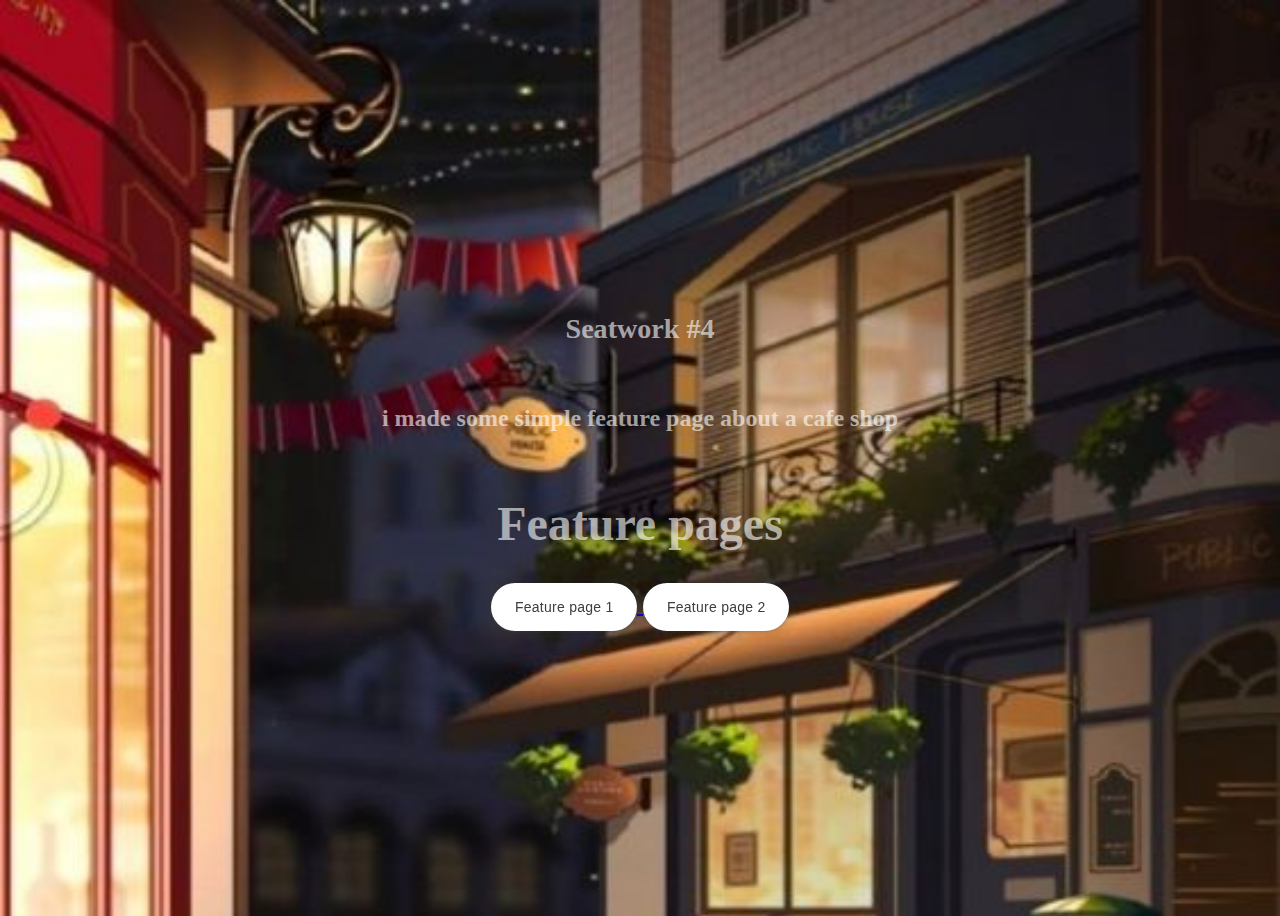
<file: index.html>
<!DOCTYPE html>
<html lang="en">
<head>
  <meta charset="UTF-8">
  <meta name="viewport" content="width=device-width, initial-scale=1.0">
  <title>Document</title>
  <link rel="stylesheet" href="./assets/css/style.css">
</head>
<body>
  <div class="landing">
    <h3 class="TLE">Seatwork #4</h3>
    <h4>i made some simple feature page about a cafe shop</h4>
    <h1 class="HAF">Feature pages</h1>
    <nav>
        <a href="./pages/Feature page 1/index.html">
        <button class="Button">
            Feature page 1
         </button>
        </a>
        <a href="./pages/Feature page 2/index.html">
            <button class="Button">
            Feature page 2
        </button>
        </a>
  </nav>
</div>
</body>
</html>
</file>
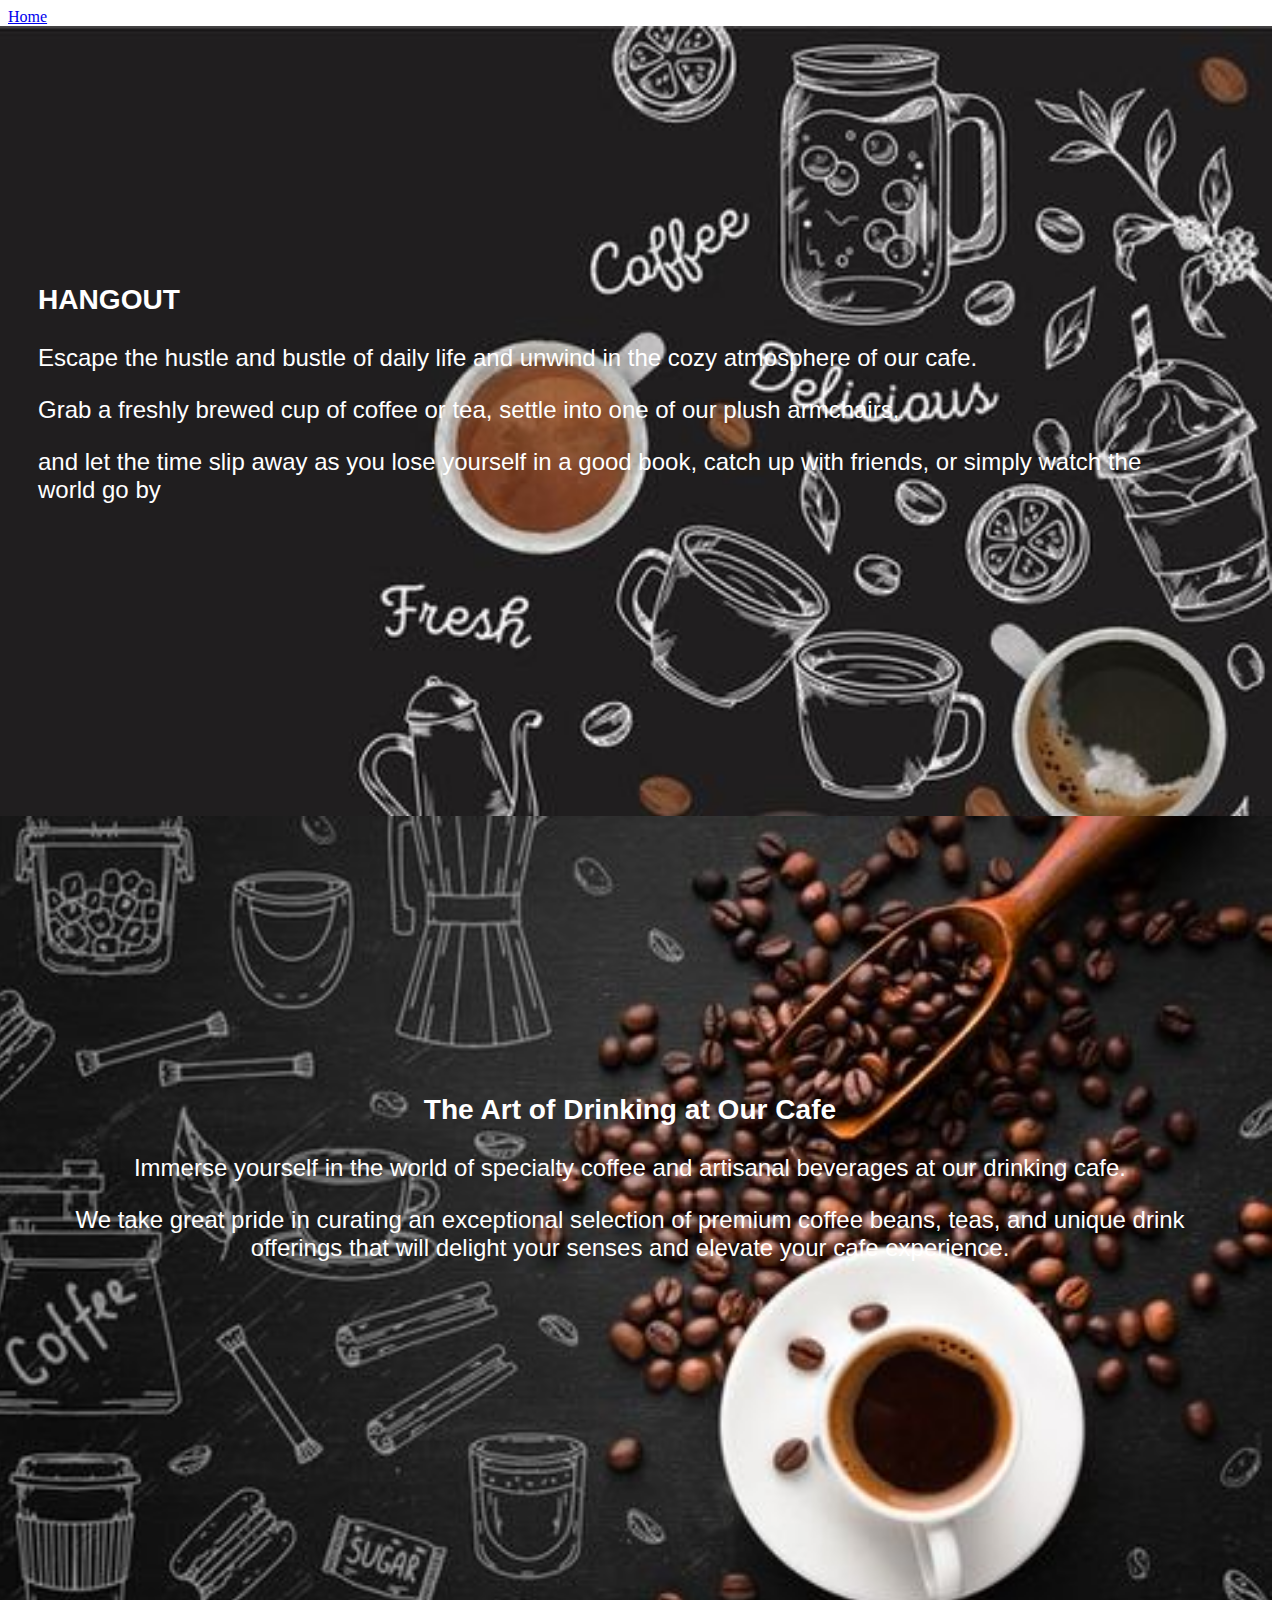
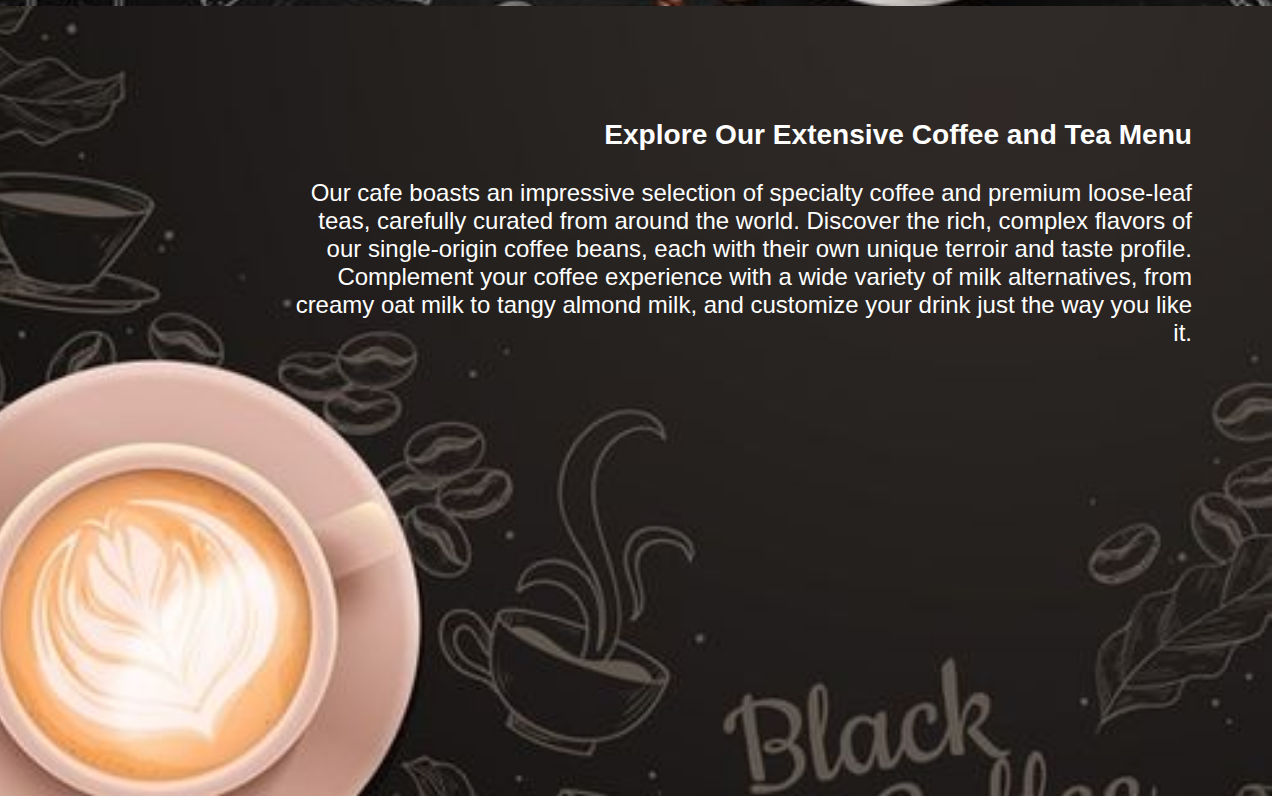
<file: pages/Feature page 1/index.html>
<!DOCTYPE html>
<html lang="en">
  <head>
    <meta charset="UTF-8" />
    <meta name="viewport" content="width=device-width, initial-scale=1.0" />
    <title>Doc</title>
    <link rel="stylesheet" href="../Feature page 1/assets/css/style.css">
    
  </head>
  <body>
    <header>
      <a href="../../index.html">Home</a>
    </header>

    <section class="features">
      <div class="Inside out mid">
        <div class="content1">
          <h3>HANGOUT</h3>
          <div class="description1">
            Escape the hustle and bustle of daily life and unwind in the cozy
            atmosphere of our cafe. <p></p> Grab a freshly brewed cup of coffee or tea,
            settle into one of our plush armchairs, <p></p> and let the time slip away
            as you lose yourself in a good book, catch up with friends, or
            simply watch the world go by
          </div>
        </div>
      </div>
      <div class="Inside out right">
        <div class="content2">
          <h3>The Art of Drinking at Our Cafe</h3>
          <div class="description">
            Immerse yourself in the world of specialty coffee and artisanal beverages at our drinking cafe. <p></p>
            We take great pride in curating an exceptional selection of premium coffee beans, teas, and unique
            drink offerings that will delight your senses and elevate your cafe experience.
          </div>
        </div>
      </div>
      <div class="Inside out left">
        <div class="content3">
          <h3>Explore Our Extensive Coffee and Tea Menu</h3>
          <div class="description">
            Our cafe boasts an impressive selection of specialty coffee and premium loose-leaf teas, carefully curated from around the world.
            Discover the rich, complex flavors of our single-origin coffee beans, each with their own unique terroir and taste profile.
            Complement your coffee experience with a wide variety of milk alternatives, from creamy oat milk to tangy almond milk, and
            customize your drink just the way you like it.
          </div>
        </div>
      </div>
    </section>

    
  </body>
</html>
</file>
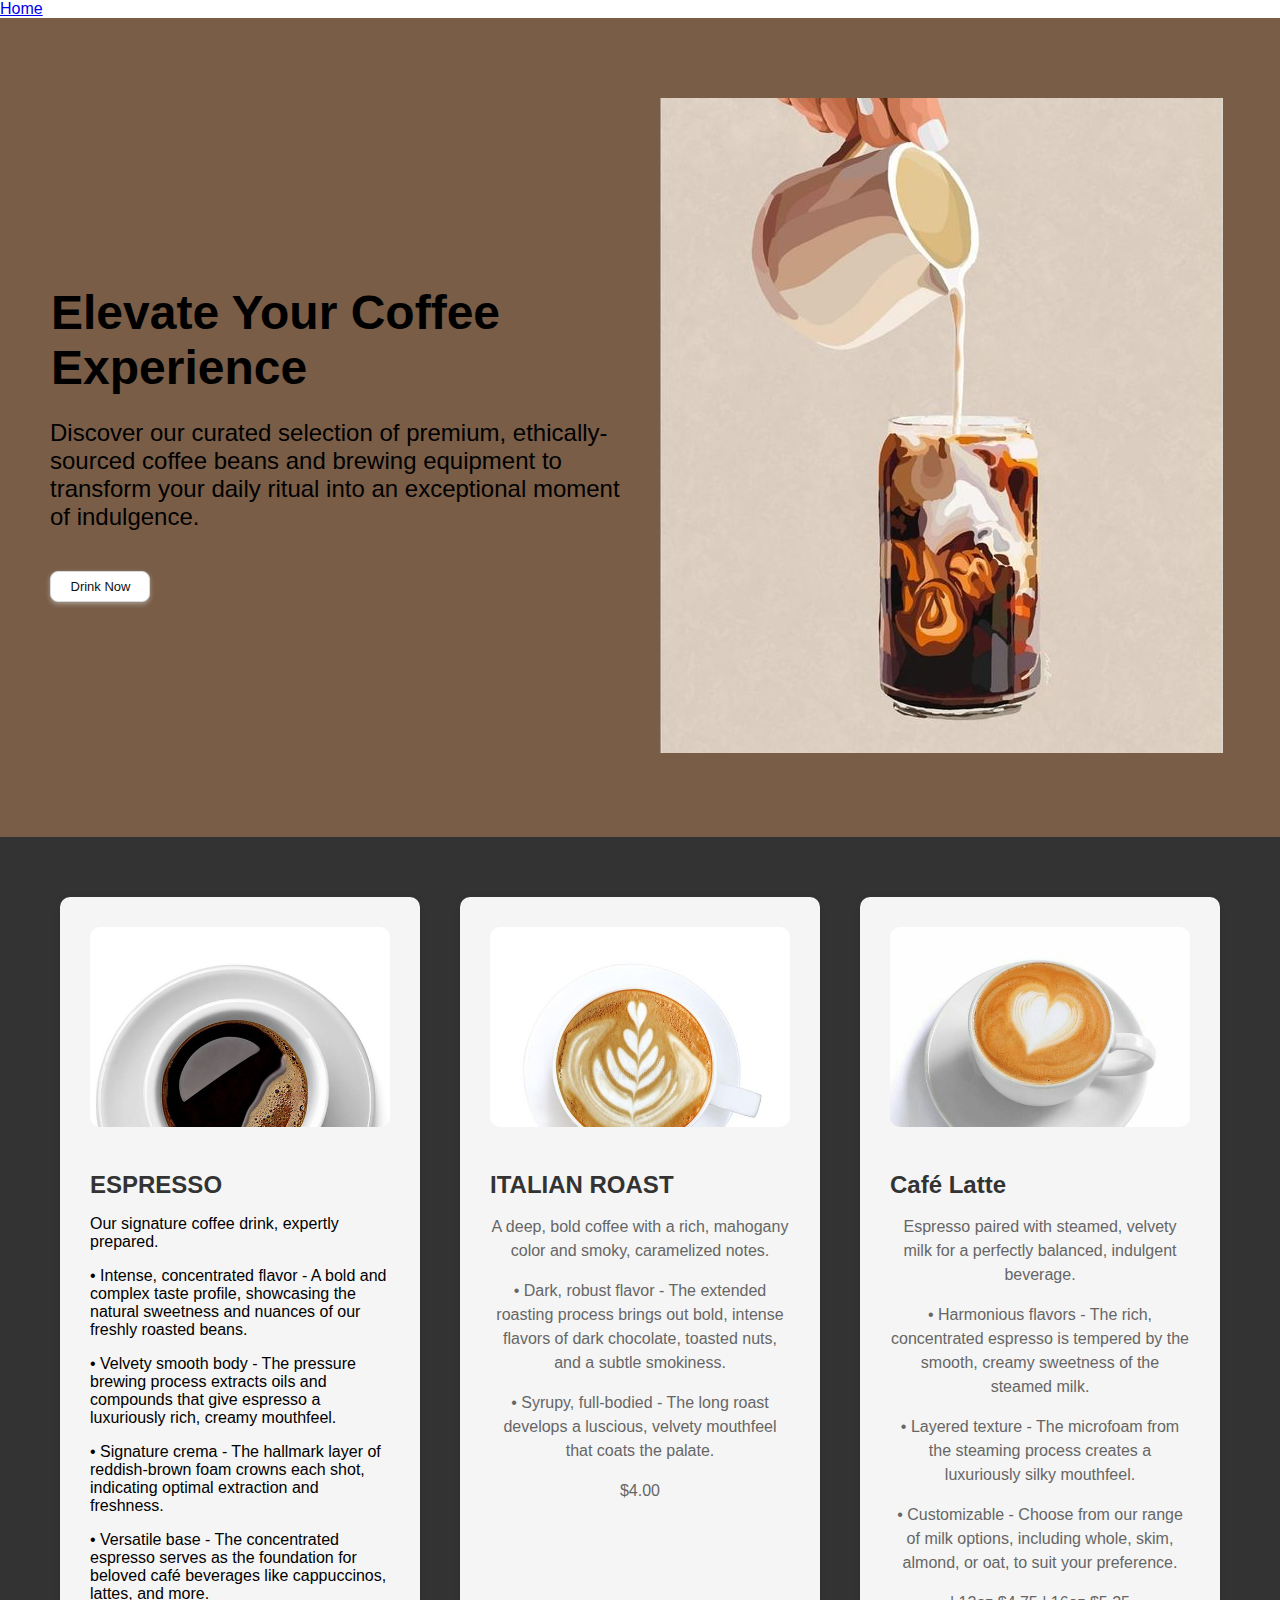
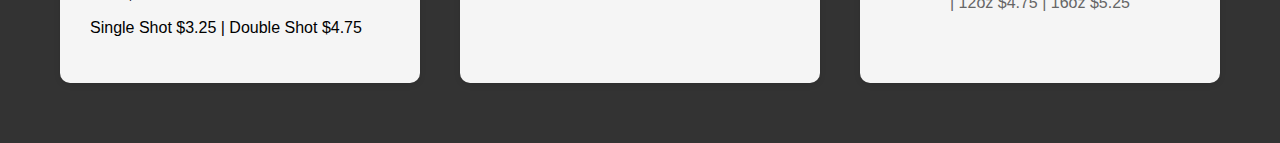
<file: pages/Feature page 2/index.html>
<!DOCTYPE html>
<html lang="en">
<head>
    <meta charset="UTF-8">
    <meta name="viewport" content="width=device-width, initial-scale=1.0">
    <title>Document</title>
    <link rel="stylesheet" href="../Feature page 2/assets/css/style.css">
</head>
<body>
  <header> <a href="../../index.html">Home</a>
  </header>
    <section class="first">
        <div class="feature1">
        <div class="feature-content3">
          <h1>Elevate Your Coffee Experience</h1>
          <p>Discover our curated selection of premium, ethically-sourced coffee beans and brewing equipment to transform your daily ritual into an exceptional moment of indulgence.</p>
          <a href="#" class="btn3">Drink Now</a>
        </div>
        <div class="feature-image">
          <img src="../Feature page 2/assets/img/1st.jpg" alt="img">
        </div>
      </div>
    </section>
    
    <section class="features">
        <div class="Inside out mid">
          <div class="image">
            <img src="../Feature page 2/assets/img/C1.jpg" alt="Feature Image">
          </div>
          <div class="content1">
            <h3>ESPRESSO</h3>
            <div class="description1">
                <p>Our signature coffee drink, expertly prepared.</p>
                <p>• Intense, concentrated flavor - A bold and complex taste profile, showcasing the natural sweetness and nuances of our freshly roasted beans.</p>
                <p>• Velvety smooth body - The pressure brewing process extracts oils and compounds that give espresso a luxuriously rich, creamy mouthfeel.</p>
                <p>• Signature crema - The hallmark layer of reddish-brown foam crowns each shot, indicating optimal extraction and freshness.</p>
                <p>• Versatile base - The concentrated espresso serves as the foundation for beloved café beverages like cappuccinos, lattes, and more.</p>   
                <p>Single Shot $3.25 | Double Shot $4.75</p>
                
            </div>
          </div>
        </div>
        <div class="Inside out right">
          <div class="image">
             <img src="../Feature page 2/assets/img/C2.jpg" alt="Feature Image">
          </div>
          <div class="content">
            <h3>ITALIAN ROAST</h3>
            <div class="description">
              <p>A deep, bold coffee with a rich, mahogany color and smoky, caramelized notes.</p>
              <p>• Dark, robust flavor - The extended roasting process brings out bold, intense flavors of dark chocolate, toasted nuts, and a subtle smokiness.</p>
              <p>• Syrupy, full-bodied - The long roast develops a luscious, velvety mouthfeel that coats the palate.</p>
              <p>$4.00</p>
            </div>
          </div>
        </div>
        <div class="Inside out left">
          <div class="image">
             <img src="../Feature page 2/assets/img/C3.jpg" alt="Feature Image">
          </div>
          <div class="content">
            <h3>Café Latte</h3>
            <div class="description">
            <p>Espresso paired with steamed, velvety milk for a perfectly balanced, indulgent beverage.</p>
            <p>• Harmonious flavors - The rich, concentrated espresso is tempered by the smooth, creamy sweetness of the steamed milk.</p>
            <p>• Layered texture - The microfoam from the steaming process creates a luxuriously silky mouthfeel.</p>
            <p>• Customizable - Choose from our range of milk options, including whole, skim, almond, or oat, to suit your preference.</p>
            <p>| 12oz $4.75 | 16oz $5.25</p>
            </div>

          </div>
        </div>
      </section>
</body>
</html>
</file>
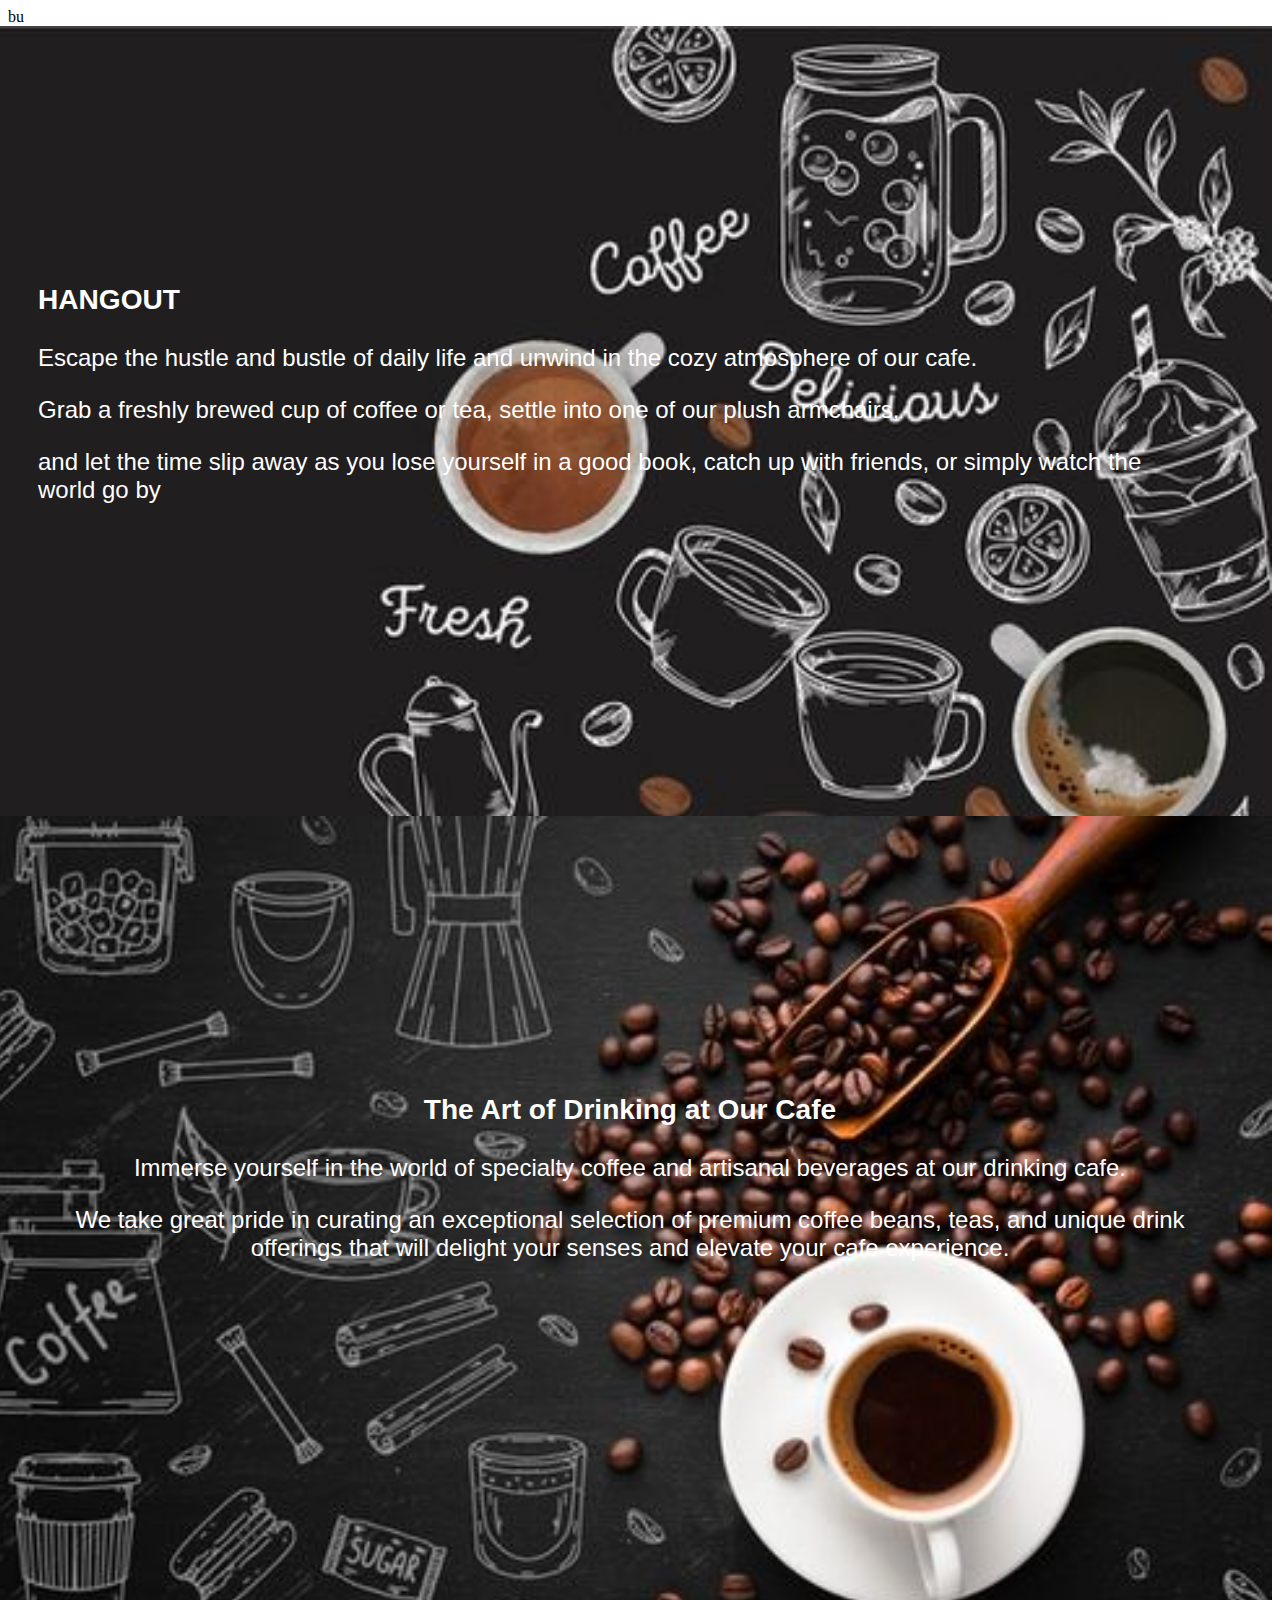
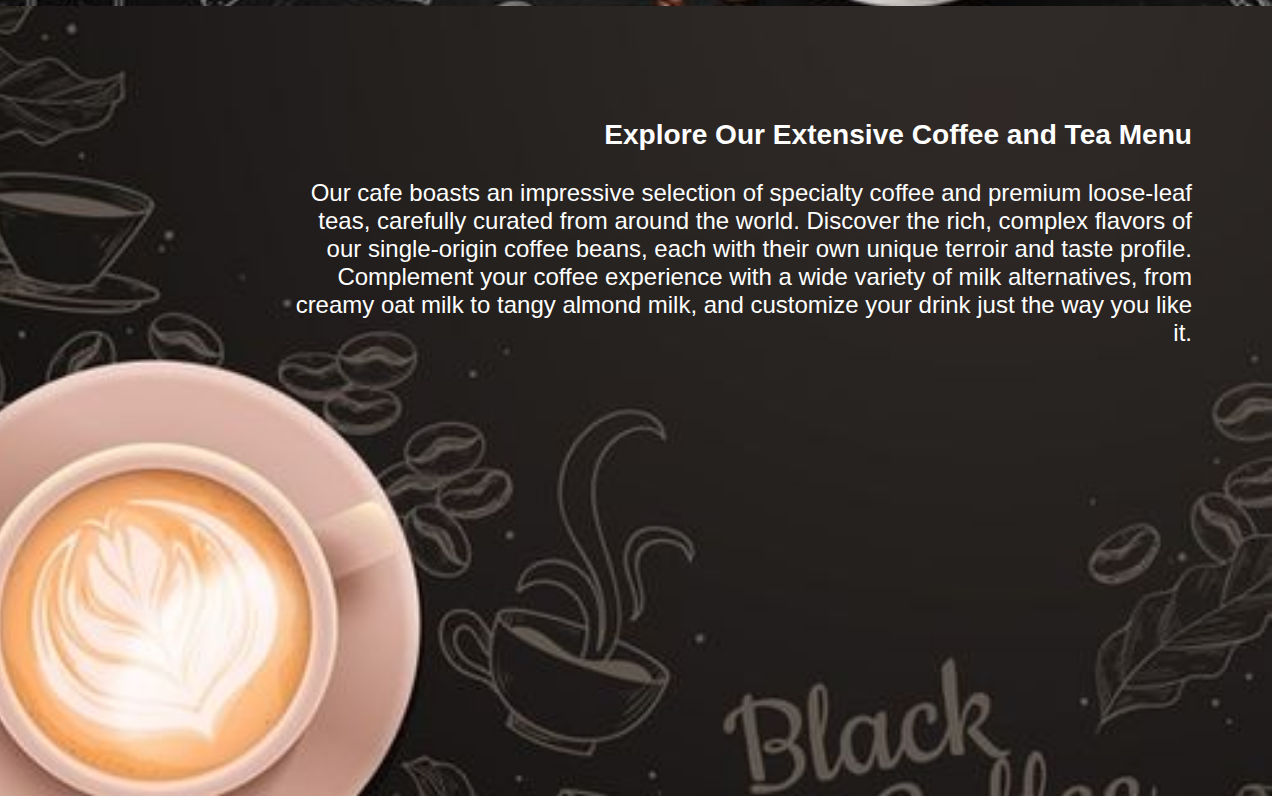
<file: pages/page1/index.html>
<!DOCTYPE html>
<html lang="en">
  <head>
    <meta charset="UTF-8" />
    <meta name="viewport" content="width=device-width, initial-scale=1.0" />
    <title>Doc</title>
    <link rel="stylesheet" href="../page1/assets/css/style.css">
    
  </head>
  <body>
    <header>
      bu
    </header>

    <section class="features">
      <div class="Inside out mid">
        <div class="content1">
          <h3>HANGOUT</h3>
          <div class="description1">
            Escape the hustle and bustle of daily life and unwind in the cozy
            atmosphere of our cafe. <p></p> Grab a freshly brewed cup of coffee or tea,
            settle into one of our plush armchairs, <p></p> and let the time slip away
            as you lose yourself in a good book, catch up with friends, or
            simply watch the world go by
          </div>
        </div>
      </div>
      <div class="Inside out right">
        <div class="content2">
          <h3>The Art of Drinking at Our Cafe</h3>
          <div class="description">
            Immerse yourself in the world of specialty coffee and artisanal beverages at our drinking cafe. <p></p>
            We take great pride in curating an exceptional selection of premium coffee beans, teas, and unique
            drink offerings that will delight your senses and elevate your cafe experience.
          </div>
        </div>
      </div>
      <div class="Inside out left">
        <div class="content3">
          <h3>Explore Our Extensive Coffee and Tea Menu</h3>
          <div class="description">
            Our cafe boasts an impressive selection of specialty coffee and premium loose-leaf teas, carefully curated from around the world.
            Discover the rich, complex flavors of our single-origin coffee beans, each with their own unique terroir and taste profile.
            Complement your coffee experience with a wide variety of milk alternatives, from creamy oat milk to tangy almond milk, and
            customize your drink just the way you like it.
          </div>
        </div>
      </div>
    </section>

    
  </body>
</html>
</file>
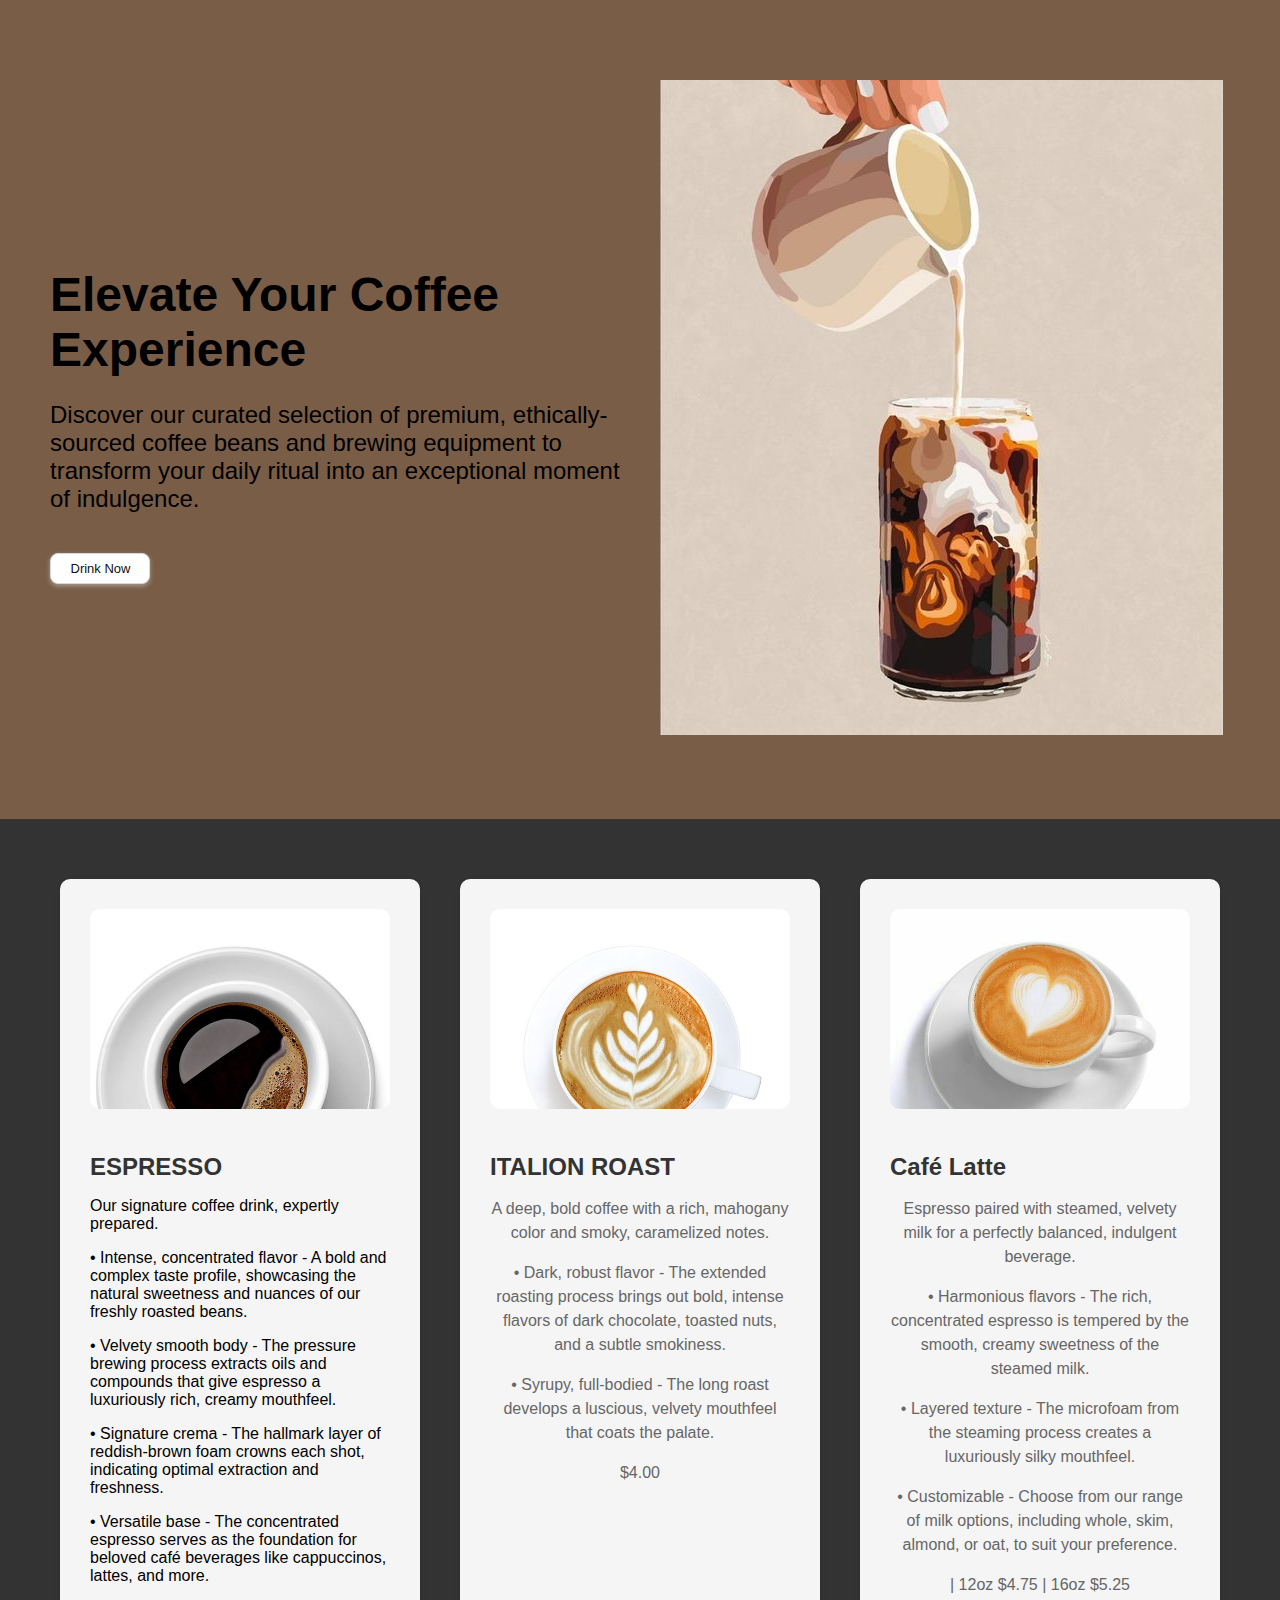
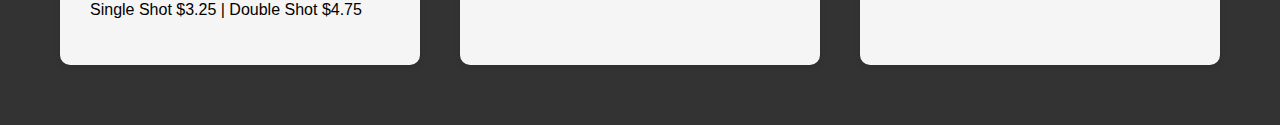
<file: pages/page2/index.html>
<!DOCTYPE html>
<html lang="en">
<head>
    <meta charset="UTF-8">
    <meta name="viewport" content="width=device-width, initial-scale=1.0">
    <title>Document</title>
    <link rel="stylesheet" href="../page2/assets/css/style.css">
</head>
<body>
    <section class="first">
        <div class="feature1">
        <div class="feature-content3">
          <h1>Elevate Your Coffee Experience</h1>
          <p>Discover our curated selection of premium, ethically-sourced coffee beans and brewing equipment to transform your daily ritual into an exceptional moment of indulgence.</p>
          <a href="#" class="btn3">Drink Now</a>
        </div>
        <div class="feature-image">
          <img src="../page2/assets/img/1st.jpg" alt="img">
        </div>
      </div>
    </section>
    
    <section class="features">
        <div class="Inside out mid">
          <div class="image">
            <img src="../page2/assets/img/C1.jpg" alt="Feature Image">
          </div>
          <div class="content1">
            <h3>ESPRESSO</h3>
            <div class="description1">
                <p>Our signature coffee drink, expertly prepared.</p>
                <p>• Intense, concentrated flavor - A bold and complex taste profile, showcasing the natural sweetness and nuances of our freshly roasted beans.</p>
                <p>• Velvety smooth body - The pressure brewing process extracts oils and compounds that give espresso a luxuriously rich, creamy mouthfeel.</p>
                <p>• Signature crema - The hallmark layer of reddish-brown foam crowns each shot, indicating optimal extraction and freshness.</p>
                <p>• Versatile base - The concentrated espresso serves as the foundation for beloved café beverages like cappuccinos, lattes, and more.</p>   
                <p>Single Shot $3.25 | Double Shot $4.75</p>
                
            </div>
          </div>
        </div>
        <div class="Inside out right">
          <div class="image">
             <img src="../page2/assets/img/C2.jpg" alt="Feature Image">
          </div>
          <div class="content">
            <h3>ITALION ROAST</h3>
            <div class="description">
              <p>A deep, bold coffee with a rich, mahogany color and smoky, caramelized notes.</p>
              <p>• Dark, robust flavor - The extended roasting process brings out bold, intense flavors of dark chocolate, toasted nuts, and a subtle smokiness.</p>
              <p>• Syrupy, full-bodied - The long roast develops a luscious, velvety mouthfeel that coats the palate.</p>
              <p>$4.00</p>
            </div>
          </div>
        </div>
        <div class="Inside out left">
          <div class="image">
             <img src="../page2/assets/img/C3.jpg" alt="Feature Image">
          </div>
          <div class="content">
            <h3>Café Latte</h3>
            <div class="description">
            <p>Espresso paired with steamed, velvety milk for a perfectly balanced, indulgent beverage.</p>
            <p>• Harmonious flavors - The rich, concentrated espresso is tempered by the smooth, creamy sweetness of the steamed milk.</p>
            <p>• Layered texture - The microfoam from the steaming process creates a luxuriously silky mouthfeel.</p>
            <p>• Customizable - Choose from our range of milk options, including whole, skim, almond, or oat, to suit your preference.</p>
            <p>| 12oz $4.75 | 16oz $5.25</p>
            </div>

          </div>
        </div>
      </section>
</body>
</html>
</file>
<file: assets/css/style.css>
body {
    background-image: url(../img/LPBG.jpg);
    background-repeat: no-repeat;
    background-size: cover;

  
   .landing {
    display: flex;
    flex-direction: column;
    justify-content: center;
    align-items: center;
    height: 100vh;
    color: #ffffff9a;
    font-size: 150%;
    
  
    
  }
  
    .Button {
      align-items: center;
      appearance: none;
      background-color: #fff;
      border-radius: 24px;
      border-style: none;
      box-shadow: rgba(0, 0, 0, .2) 0 3px 5px -1px,rgba(0, 0, 0, .14) 0 6px 10px 0,rgba(0, 0, 0, .12) 0 1px 18px 0;
      box-sizing: border-box;
      color: #3c4043;
      cursor: pointer;
      display: inline-flex;
      fill: currentcolor;
      font-family: "Google Sans",Roboto,Arial,sans-serif;
      font-size: 14px;
      font-weight: 500;
      height: 48px;
      justify-content: center;
      letter-spacing: .25px;
      line-height: normal;
      max-width: 100%;
      overflow: visible;
      padding: 2px 24px;
      position: relative;
      text-align: center;
      text-transform: none;
      transition: box-shadow 280ms cubic-bezier(.4, 0, .2, 1),opacity 15ms linear 30ms,transform 270ms cubic-bezier(0, 0, .2, 1) 0ms;
      user-select: none;
      -webkit-user-select: none;
      touch-action: manipulation;
      width: auto;
      will-change: transform,opacity;
      z-index: 0;
    }
    
    .Button:hover {
      background: #F6F9FE;
      color: #174ea6;
    }
    
    .Button:active {
      box-shadow: 0 4px 4px 0 rgb(60 64 67 / 30%), 0 8px 12px 6px rgb(60 64 67 / 15%);
      outline: none;
    }
    
    .Button:focus {
      outline: none;
      border: 2px solid #4285f4;
    }
    
    .Button:not(:disabled) {
      box-shadow: rgba(60, 64, 67, .3) 0 1px 3px 0, rgba(60, 64, 67, .15) 0 4px 8px 3px;
    }
    
    .Button:not(:disabled):hover {
      box-shadow: rgba(60, 64, 67, .3) 0 2px 3px 0, rgba(60, 64, 67, .15) 0 6px 10px 4px;
    }
    
    .Button:not(:disabled):focus {
      box-shadow: rgba(60, 64, 67, .3) 0 1px 3px 0, rgba(60, 64, 67, .15) 0 4px 8px 3px;
    }
    
    .Button:not(:disabled):active {
      box-shadow: rgba(60, 64, 67, .3) 0 4px 4px 0, rgba(60, 64, 67, .15) 0 8px 12px 6px;
    }
    
    .Button:disabled {
      box-shadow: rgba(60, 64, 67, .3) 0 1px 3px 0, rgba(60, 64, 67, .15) 0 4px 8px 3px;
    }
  }
</file>
<file: pages/Feature page 1/assets/css/style.css>
.features {
  background-color: antiquewhite;
  font-family:'Segoe UI', Tahoma, Geneva, Verdana, sans-serif;

  & .Inside {
      height: 70dvh;


      &.mid {
          background: url(../img/BG-1.jpg);
          
          background-repeat: no-repeat;
          background-size: cover;
          padding: 5rem ;
          margin-left: -200px;
          font-size: 150%;
          text-align: left;
          color:rgb(255, 255, 255)


      }
      & .content1{
          display: flex;
          flex-direction: column;
          margin-left: 150px;
          margin-top: 150px;
          
          
      }
      &.right {
          background: url(../img/BG2.jpg);
          background-repeat: no-repeat;
          background-size: cover;
          padding: 5rem ;
          margin-left: -200px;
          font-size: 150%;
          text-align: center;
          color:rgb(255, 255, 255)
      }
      & .content2{
          display: flex;
          flex-direction: column;
          margin-left: 180px;
          margin-top: 170px;
          
          
      }
      &.left {
          background: url(../img/BG3.jpg);
          background-repeat: no-repeat;
          background-size: cover;
          padding: 5rem ;
          margin-left: -200px;
          font-size: 150%;
          text-align: right;
          color:rgb(255, 255, 255)
      }  
      
      & .content3 {
          display: flex;
          flex-direction: column;
          margin-left: 390px;
          padding: 5px 0px 0px 0px;
          

      } 
  }
}
</file>
<file: pages/Feature page 2/assets/css/style.css>
.feature1 {
    display: flex;
    align-items: center;
    background-color: #795d47;
    padding: 80px 0;
  }
  
  .feature-content3 {
    flex: 1;
    padding-right: 40px;
  }
  
  .feature-content3 h1 {
    font-size: 48px;
    margin-left: 51px;
    margin-bottom: 20px;
  }
  
  .feature-content3 p {
    font-size: 24px;
    margin-left: 50px;
    margin-bottom: 40px;
  }

  .btn3 {
  background-color: #fff;
  border: 1px solid #d5d9d9;
  border-radius: 8px;
  box-shadow: rgba(213, 217, 217, .5) 0 2px 5px 0;
  box-sizing: border-box;
  color: #0f1111;
  cursor: pointer;
  display: inline-block;
  font-family: "Amazon Ember",sans-serif;
  font-size: 13px;
  line-height: 29px;
  padding: 0 10px 0 11px;
  position: relative;
  text-align: center;
  text-decoration: none;
  user-select: none;
  -webkit-user-select: none;
  touch-action: manipulation;
  vertical-align: middle;
  width: 100px;
  margin-left: 50px;
}

.btn3:hover {
  background-color: #f7fafa;
}

.btn3:focus {
  border-color: #008296;
  box-shadow: rgba(213, 217, 217, .5) 0 2px 5px 0;
  outline: 0;
}
  
  .feature-image {
    flex: 1;
  }
  
  .feature-image img {
    max-width: 100%;
    height: auto;
  }
  
body {
    font-family: Arial, sans-serif;
    margin: 0;
    padding: 0;
  }
  
  .features {
    display: flex;
    flex-wrap: wrap;
    justify-content: center;
    padding: 40px 20px;
    background-color:#333 ;
  }
  
  .Inside.out {
    width: 300px;
    margin: 20px;
    padding: 30px;
    background-color: #f5f5f5;
    border-radius: 10px;
    box-shadow: 0 2px 6px rgba(0, 0, 0, 0.1);
    display: flex;
    flex-direction: column;
    align-items: center;
    transition: all 0.3s ease;
  }
  
  .Inside.out:hover {
    transform: translateY(-10px);
    box-shadow: 0 4px 12px rgba(0, 0, 0, 0.2);
  }
  
  .Inside.out .image {
    width: 100%;
    max-height: 200px;
    overflow: hidden;
    border-radius: 10px;
    margin-bottom: 20px;
  }
  
  .Inside.out .image img {
    width: 100%;
    height: auto;
    object-fit: cover;
  }
  
  .Inside.out h3 {
    color: #333;
    font-size: 24px;
    margin-bottom: 10px;
  }
  
  .Inside.out .description {
    color: #666;
    font-size: 16px;
    line-height: 1.5;
    text-align: center;
  }
</file>
<file: pages/page1/assets/css/style.css>
.features {
  background-color: antiquewhite;
  font-family:'Segoe UI', Tahoma, Geneva, Verdana, sans-serif;

  & .Inside {
      height: 70dvh;


      &.mid {
          background: url(../img/BG-1.jpg);
          
          background-repeat: no-repeat;
          background-size: cover;
          padding: 5rem ;
          margin-left: -200px;
          font-size: 150%;
          text-align: left;
          color:rgb(255, 255, 255)


      }
      & .content1{
          display: flex;
          flex-direction: column;
          margin-left: 150px;
          margin-top: 150px;
          
          
      }
      &.right {
          background: url(../img/BG2.jpg);
          background-repeat: no-repeat;
          background-size: cover;
          padding: 5rem ;
          margin-left: -200px;
          font-size: 150%;
          text-align: center;
          color:rgb(255, 255, 255)
      }
      & .content2{
          display: flex;
          flex-direction: column;
          margin-left: 180px;
          margin-top: 170px;
          
          
      }
      &.left {
          background: url(../img/BG3.jpg);
          background-repeat: no-repeat;
          background-size: cover;
          padding: 5rem ;
          margin-left: -200px;
          font-size: 150%;
          text-align: right;
          color:rgb(255, 255, 255)
      }  
      
      & .content3 {
          display: flex;
          flex-direction: column;
          margin-left: 390px;
          padding: 5px 0px 0px 0px;
          

      } 
  }
}
</file>
<file: pages/page2/assets/css/style.css>
.feature1 {
    display: flex;
    align-items: center;
    background-color: #795d47;
    padding: 80px 0;
  }
  
  .feature-content3 {
    flex: 1;
    padding-right: 40px;
  }
  
  .feature-content3 h1 {
    font-size: 48px;
    margin-left: 50px;
    margin-bottom: 20px;
  }
  
  .feature-content3 p {
    font-size: 24px;
    margin-left: 50px;
    margin-bottom: 40px;
  }

  .btn3 {
  background-color: #fff;
  border: 1px solid #d5d9d9;
  border-radius: 8px;
  box-shadow: rgba(213, 217, 217, .5) 0 2px 5px 0;
  box-sizing: border-box;
  color: #0f1111;
  cursor: pointer;
  display: inline-block;
  font-family: "Amazon Ember",sans-serif;
  font-size: 13px;
  line-height: 29px;
  padding: 0 10px 0 11px;
  position: relative;
  text-align: center;
  text-decoration: none;
  user-select: none;
  -webkit-user-select: none;
  touch-action: manipulation;
  vertical-align: middle;
  width: 100px;
  margin-left: 50px;
}

.btn3:hover {
  background-color: #f7fafa;
}

.btn3:focus {
  border-color: #008296;
  box-shadow: rgba(213, 217, 217, .5) 0 2px 5px 0;
  outline: 0;
}
  
  .feature-image {
    flex: 1;
  }
  
  .feature-image img {
    max-width: 100%;
    height: auto;
  }
  
body {
    font-family: Arial, sans-serif;
    margin: 0;
    padding: 0;
  }
  
  .features {
    display: flex;
    flex-wrap: wrap;
    justify-content: center;
    padding: 40px 20px;
    background-color:#333 ;
  }
  
  .Inside.out {
    width: 300px;
    margin: 20px;
    padding: 30px;
    background-color: #f5f5f5;
    border-radius: 10px;
    box-shadow: 0 2px 6px rgba(0, 0, 0, 0.1);
    display: flex;
    flex-direction: column;
    align-items: center;
    transition: all 0.3s ease;
  }
  
  .Inside.out:hover {
    transform: translateY(-10px);
    box-shadow: 0 4px 12px rgba(0, 0, 0, 0.2);
  }
  
  .Inside.out .image {
    width: 100%;
    max-height: 200px;
    overflow: hidden;
    border-radius: 10px;
    margin-bottom: 20px;
  }
  
  .Inside.out .image img {
    width: 100%;
    height: auto;
    object-fit: cover;
  }
  
  .Inside.out h3 {
    color: #333;
    font-size: 24px;
    margin-bottom: 10px;
  }
  
  .Inside.out .description {
    color: #666;
    font-size: 16px;
    line-height: 1.5;
    text-align: center;
  }
</file>
